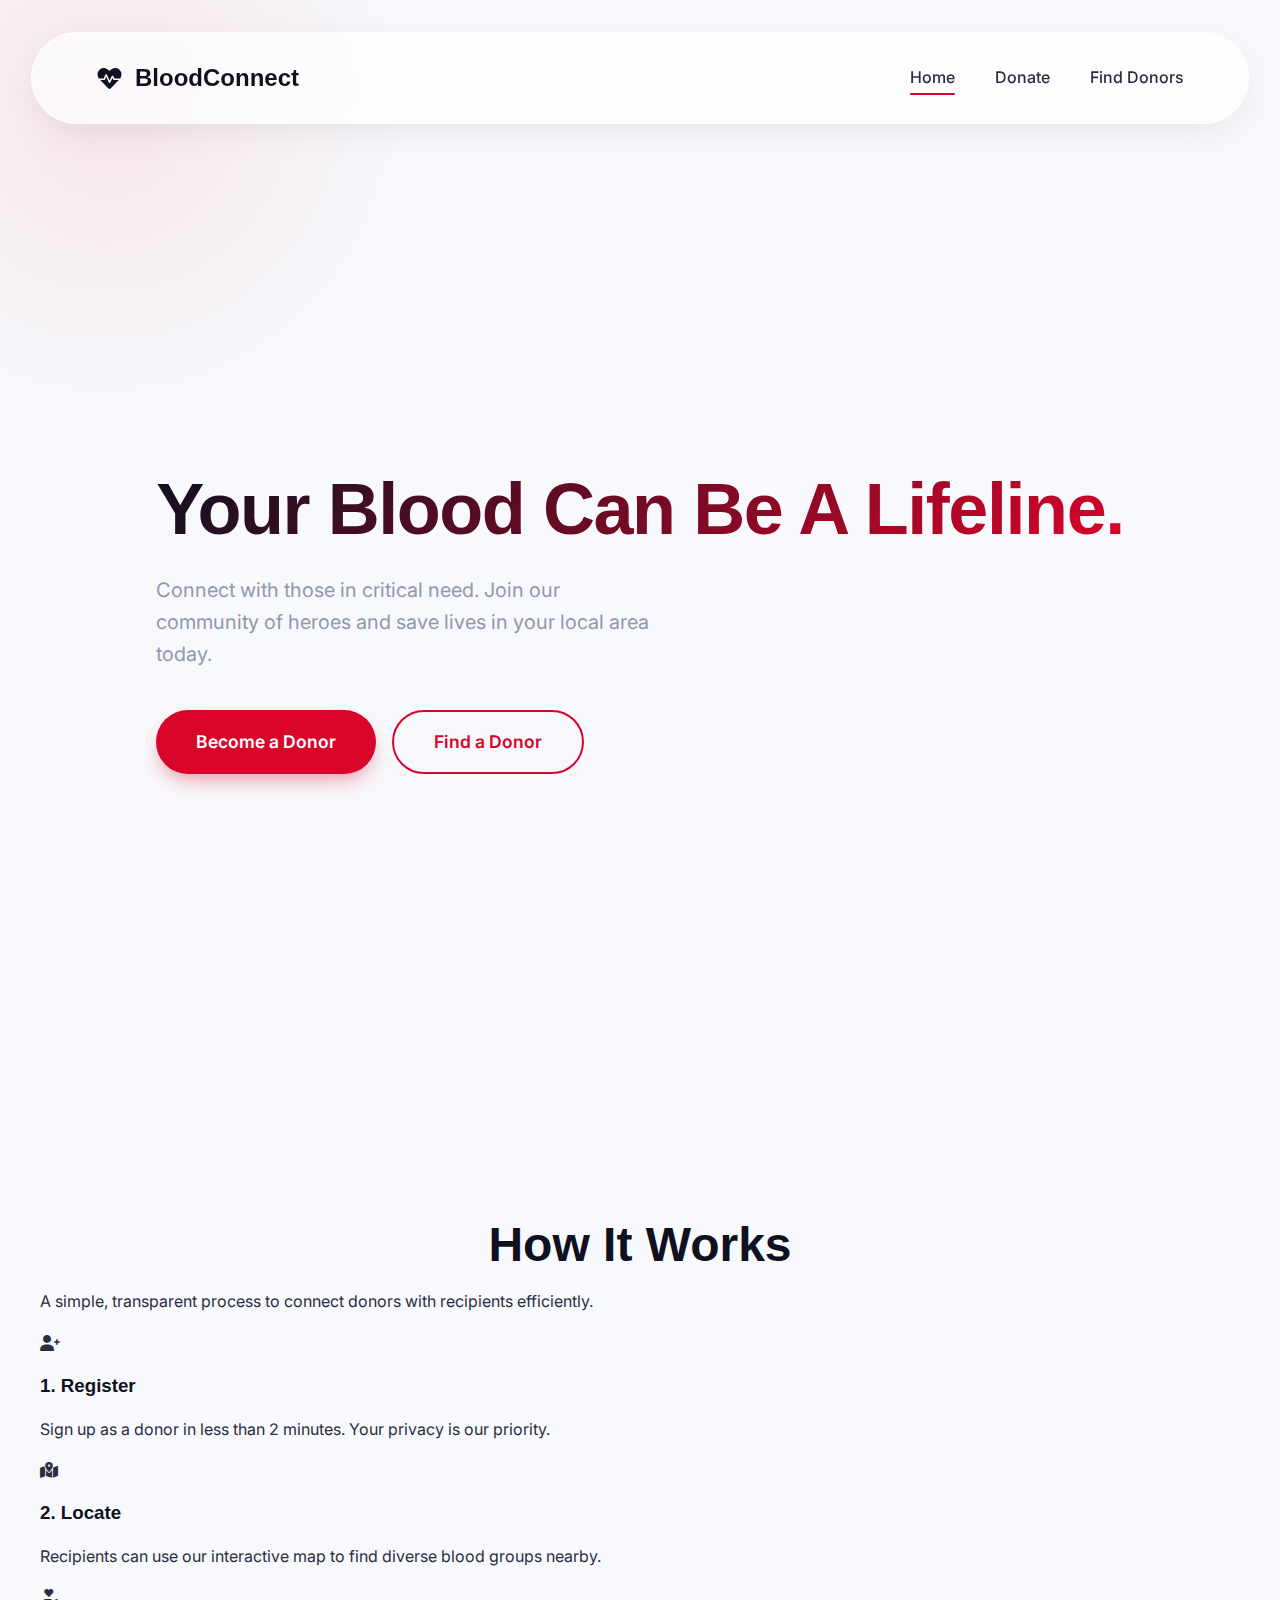
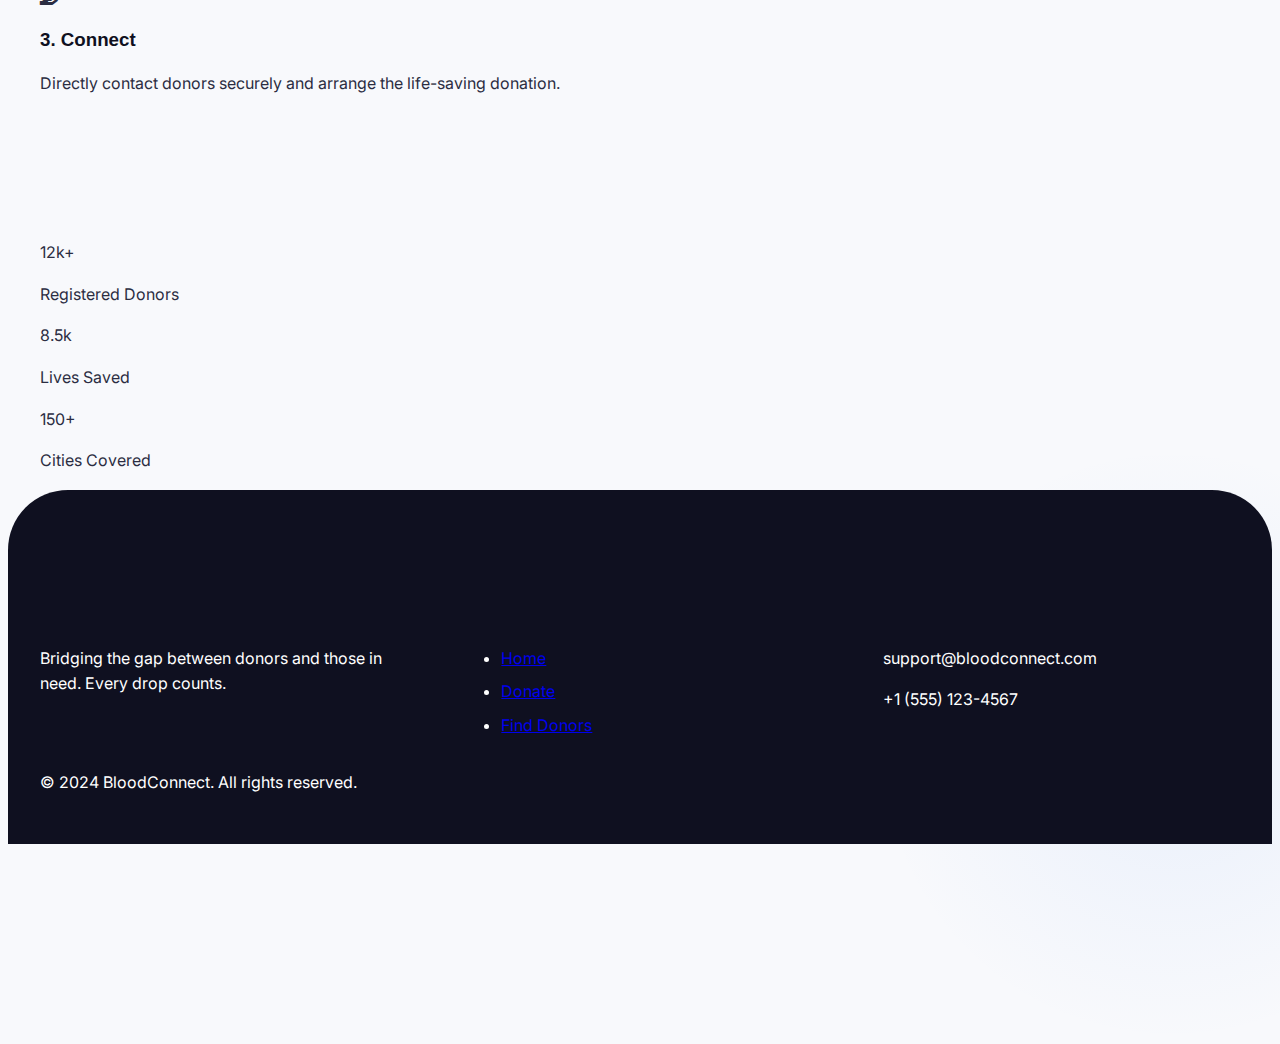
<file: index.html>
<!DOCTYPE html>
<html lang="en">
<head>
    <meta charset="UTF-8">
    <meta name="viewport" content="width=device-width, initial-scale=1.0">
    <title>BloodConnect - Save a Life Today</title>
    <link rel="stylesheet" href="style.css">
    <link href="https://fonts.googleapis.com/css2?family=Inter:wght@400;500;600;700;800&display=swap" rel="stylesheet">
    <link rel="stylesheet" href="https://cdnjs.cloudflare.com/ajax/libs/font-awesome/6.0.0/css/all.min.css">
</head>
<body>

    <!-- Navigation -->
    <nav class="navbar">
        <div class="container nav-container">
            <a href="index.html" class="logo">
                <i class="fa-solid fa-heart-pulse"></i> BloodConnect
            </a>
            <ul class="nav-links">
                <li><a href="index.html" class="nav-link active">Home</a></li>
                <li><a href="register.html" class="nav-link">Donate</a></li>
                <li><a href="locate.html" class="nav-link">Find Donors</a></li>
            </ul>
        </div>
    </nav>

    <!-- Hero Section -->
    <header class="hero">
        <div class="container">
            <div class="hero-content">
                <h1>Your Blood Can Be A Lifeline.</h1>
                <p>Connect with those in critical need. Join our community of heroes and save lives in your local area today.</p>
                <div style="display: flex; gap: 1rem;">
                    <a href="register.html" class="btn btn-primary">Become a Donor</a>
                    <a href="locate.html" class="btn btn-outline">Find a Donor</a>
                </div>
            </div>
        </div>
    </header>

    <!-- How It Works -->
    <section class="features">
        <div class="container">
            <h2 class="section-title">How It Works</h2>
            <p class="section-subtitle">A simple, transparent process to connect donors with recipients efficiently.</p>
            
            <div class="features-grid">
                <div class="feature-card">
                    <div class="feature-icon">
                        <i class="fa-solid fa-user-plus"></i>
                    </div>
                    <h3>1. Register</h3>
                    <p>Sign up as a donor in less than 2 minutes. Your privacy is our priority.</p>
                </div>
                <div class="feature-card">
                    <div class="feature-icon">
                        <i class="fa-solid fa-map-location-dot"></i>
                    </div>
                    <h3>2. Locate</h3>
                    <p>Recipients can use our interactive map to find diverse blood groups nearby.</p>
                </div>
                <div class="feature-card">
                    <div class="feature-icon">
                        <i class="fa-solid fa-hand-holding-heart"></i>
                    </div>
                    <h3>3. Connect</h3>
                    <p>Directly contact donors securely and arrange the life-saving donation.</p>
                </div>
            </div>
        </div>
    </section>

    <!-- Stats -->
    <section class="stats">
        <div class="container">
            <div class="stats-grid">
                <div>
                    <div class="stat-number">12k+</div>
                    <p>Registered Donors</p>
                </div>
                <div>
                    <div class="stat-number">8.5k</div>
                    <p>Lives Saved</p>
                </div>
                <div>
                    <div class="stat-number">150+</div>
                    <p>Cities Covered</p>
                </div>
            </div>
        </div>
    </section>

    <!-- Footer -->
    <footer class="footer">
        <div class="container">
            <div class="footer-content">
                <div class="footer-col">
                    <h3>BloodConnect</h3>
                    <p>Bridging the gap between donors and those in need. Every drop counts.</p>
                </div>
                <div class="footer-col">
                    <h3>Quick Links</h3>
                    <ul style="display: flex; flex-direction: column; gap: 0.5rem;">
                        <li><a href="index.html">Home</a></li>
                        <li><a href="register.html">Donate</a></li>
                        <li><a href="locate.html">Find Donors</a></li>
                    </ul>
                </div>
                <div class="footer-col">
                    <h3>Contact</h3>
                    <p>support@bloodconnect.com</p>
                    <p>+1 (555) 123-4567</p>
                </div>
            </div>
            <div class="footer-bottom">
                <p>&copy; 2024 BloodConnect. All rights reserved.</p>
            </div>
        </div>
    </footer>

    <script src="script.js"></script>
</body>
</html>
</file>
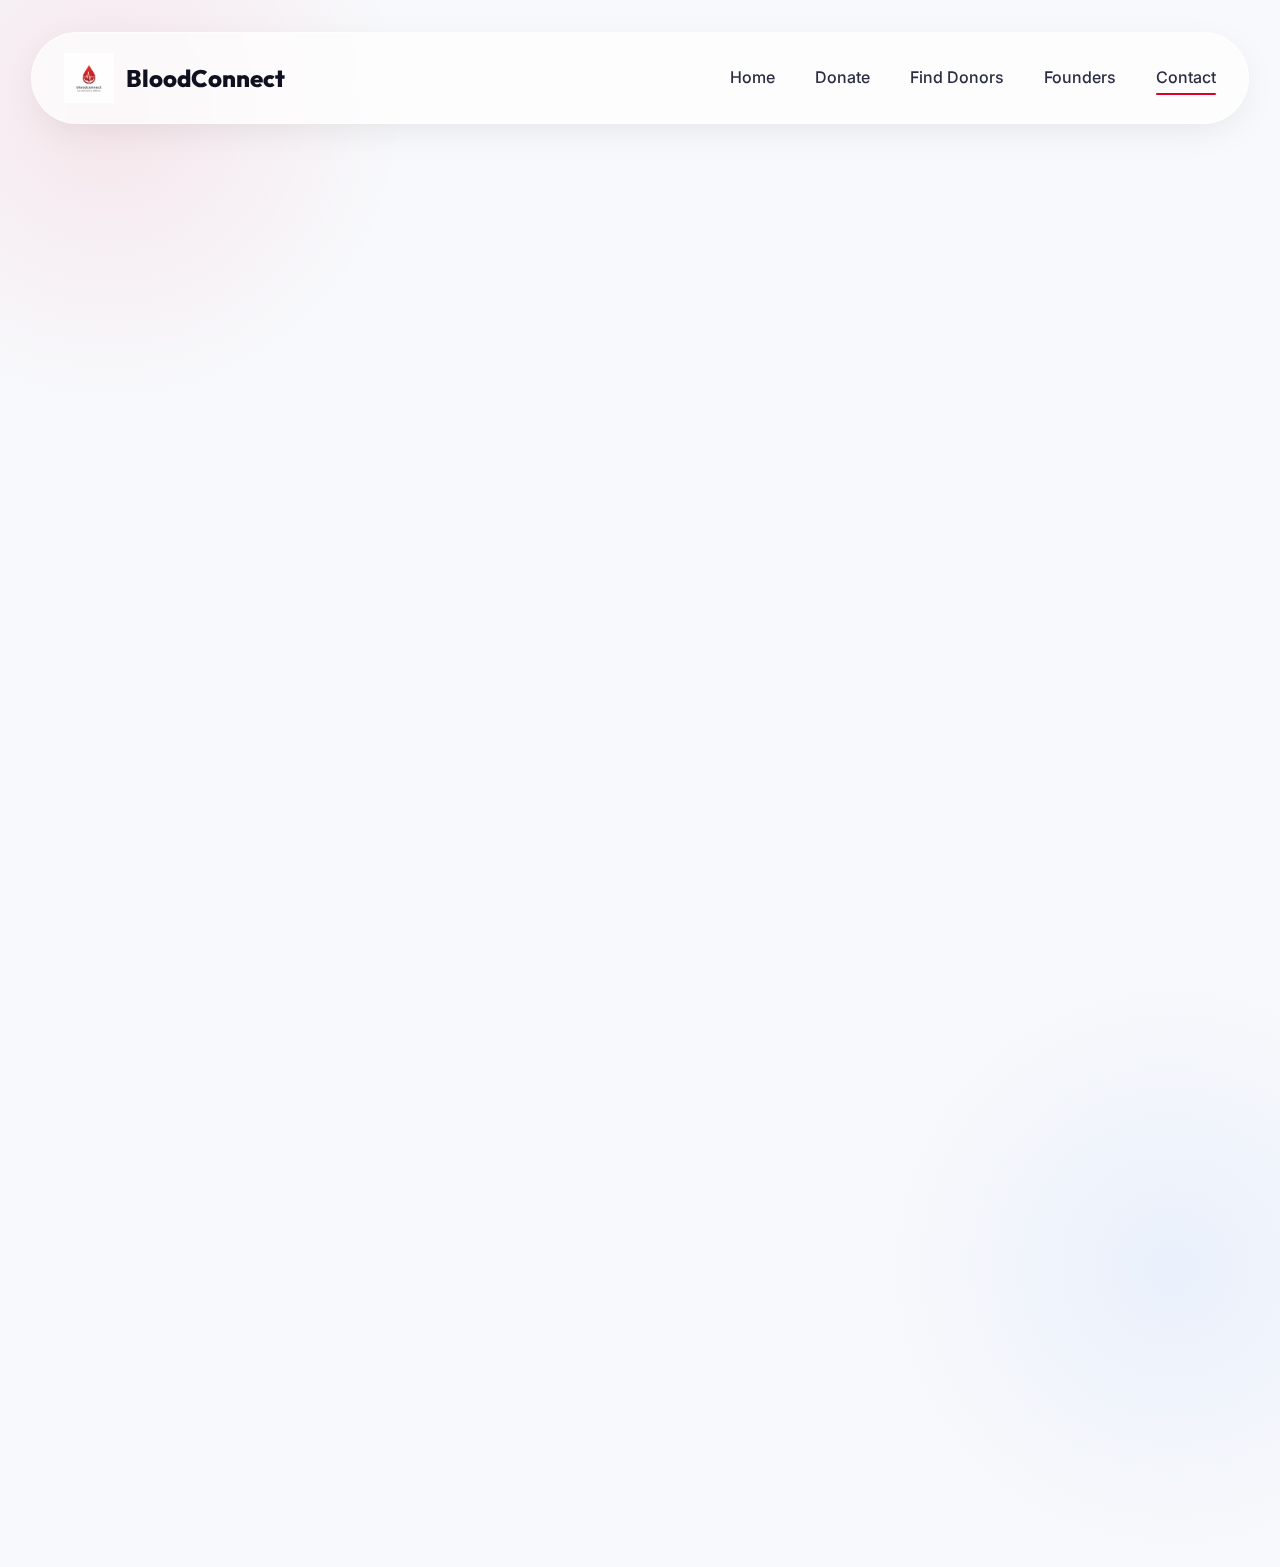
<file: contact.html>
<!DOCTYPE html>
<html lang="en">

<head>
    <meta charset="UTF-8">
    <meta name="viewport" content="width=device-width, initial-scale=1.0">
    <title>Contact Us - BloodConnect</title>
    <link rel="stylesheet" href="style.css">
    <link rel="preconnect" href="https://fonts.googleapis.com">
    <link rel="preconnect" href="https://fonts.gstatic.com" crossorigin>
    <link
        href="https://fonts.googleapis.com/css2?family=Inter:wght@400;500;600&family=Outfit:wght@500;700;800&display=swap"
        rel="stylesheet">
    <link rel="stylesheet" href="https://cdnjs.cloudflare.com/ajax/libs/font-awesome/6.0.0/css/all.min.css">
</head>

<body>

    <nav class="navbar" id="navbar">
        <div class="nav-container">
            <a href="index.html" class="logo">
                <img src="BloodConnectLogo.jpeg" alt="BloodConnect Logo"> BloodConnect
            </a>
            <ul class="nav-links">
                <li><a href="index.html" class="nav-link">Home</a></li>
                <li><a href="register.html" class="nav-link">Donate</a></li>
                <li><a href="locate.html" class="nav-link">Find Donors</a></li>
                <li><a href="founders.html" class="nav-link">Founders</a></li>
                <li><a href="contact.html" class="nav-link active">Contact</a></li>
            </ul>
        </div>
    </nav>

    <section class="hero" style="min-height: 80vh;">
        <div class="container">
            <div class="reveal">
                <h1 style="text-align: center; margin-bottom: 1rem;">Get in Touch</h1>
                <p class="section-subtitle">We'd love to hear from you. Connect with us on social media or send us an
                    email.</p>
            </div>

            <div class="bento-grid"
                style="grid-template-columns: repeat(auto-fit, minmax(300px, 1fr)); grid-template-rows: auto; max-width: 800px; margin: 4rem auto 0;">

                <a href="https://instagram.com/bloodconnectinc" target="_blank" class="bento-item reveal-left"
                    style="text-decoration: none; cursor: pointer;">
                    <div class="bento-icon"
                        style="background: linear-gradient(45deg, #f09433 0%, #e6683c 25%, #dc2743 50%, #cc2366 75%, #bc1888 100%);">
                        <i class="fa-brands fa-instagram"></i>
                    </div>
                    <h3>Instagram</h3>
                    <p style="color: var(--primary); font-weight: 600;">@bloodconnectinc</p>
                    <p>Follow us for updates and stories.</p>
                </a>

                <a href="mailto:bloodconnectinc@gmail.com" class="bento-item reveal-right"
                    style="text-decoration: none; cursor: pointer;">
                    <div class="bento-icon" style="background: linear-gradient(135deg, var(--dark) 0%, #333 100%);">
                        <i class="fa-solid fa-envelope"></i>
                    </div>
                    <h3>Email Us</h3>
                    <p style="color: var(--primary); font-weight: 600;">bloodconnectinc@gmail.com</p>
                    <p>For inquiries, partnerships, and support.</p>
                </a>

            </div>
        </div>
    </section>

    <footer class="footer reveal">
        <div class="container">
            <div class="footer-content">
                <div>
                    <h3 style="color: white; margin-bottom: 1rem;">BloodConnect</h3>
                    <p style="color: var(--gray-light);">Bridging the gap between donors and those in need. Every drop
                        counts.</p>
                </div>
                <div>
                    <h4 style="color: white; margin-bottom: 1rem;">Quick Links</h4>
                    <ul style="display: flex; flex-direction: column; gap: 0.5rem;">
                        <li><a href="index.html" style="color: var(--gray-light);">Home</a></li>
                        <li><a href="register.html" style="color: var(--gray-light);">Donate</a></li>
                        <li><a href="locate.html" style="color: var(--gray-light);">Find Donors</a></li>
                        <li><a href="founders.html" style="color: var(--gray-light);">Founders</a></li>
                        <li><a href="contact.html" style="color: var(--gray-light);">Contact</a></li>
                    </ul>
                </div>
            </div>
            <div
                style="border-top: 1px solid rgba(255,255,255,0.1); margin-top: 3rem; padding-top: 2rem; text-align: center; color: var(--gray-light);">
                <p>&copy; 2026 BloodConnect.</p>
            </div>
        </div>
    </footer>

    <script src="script.js"></script>
</body>

</html>
</file>
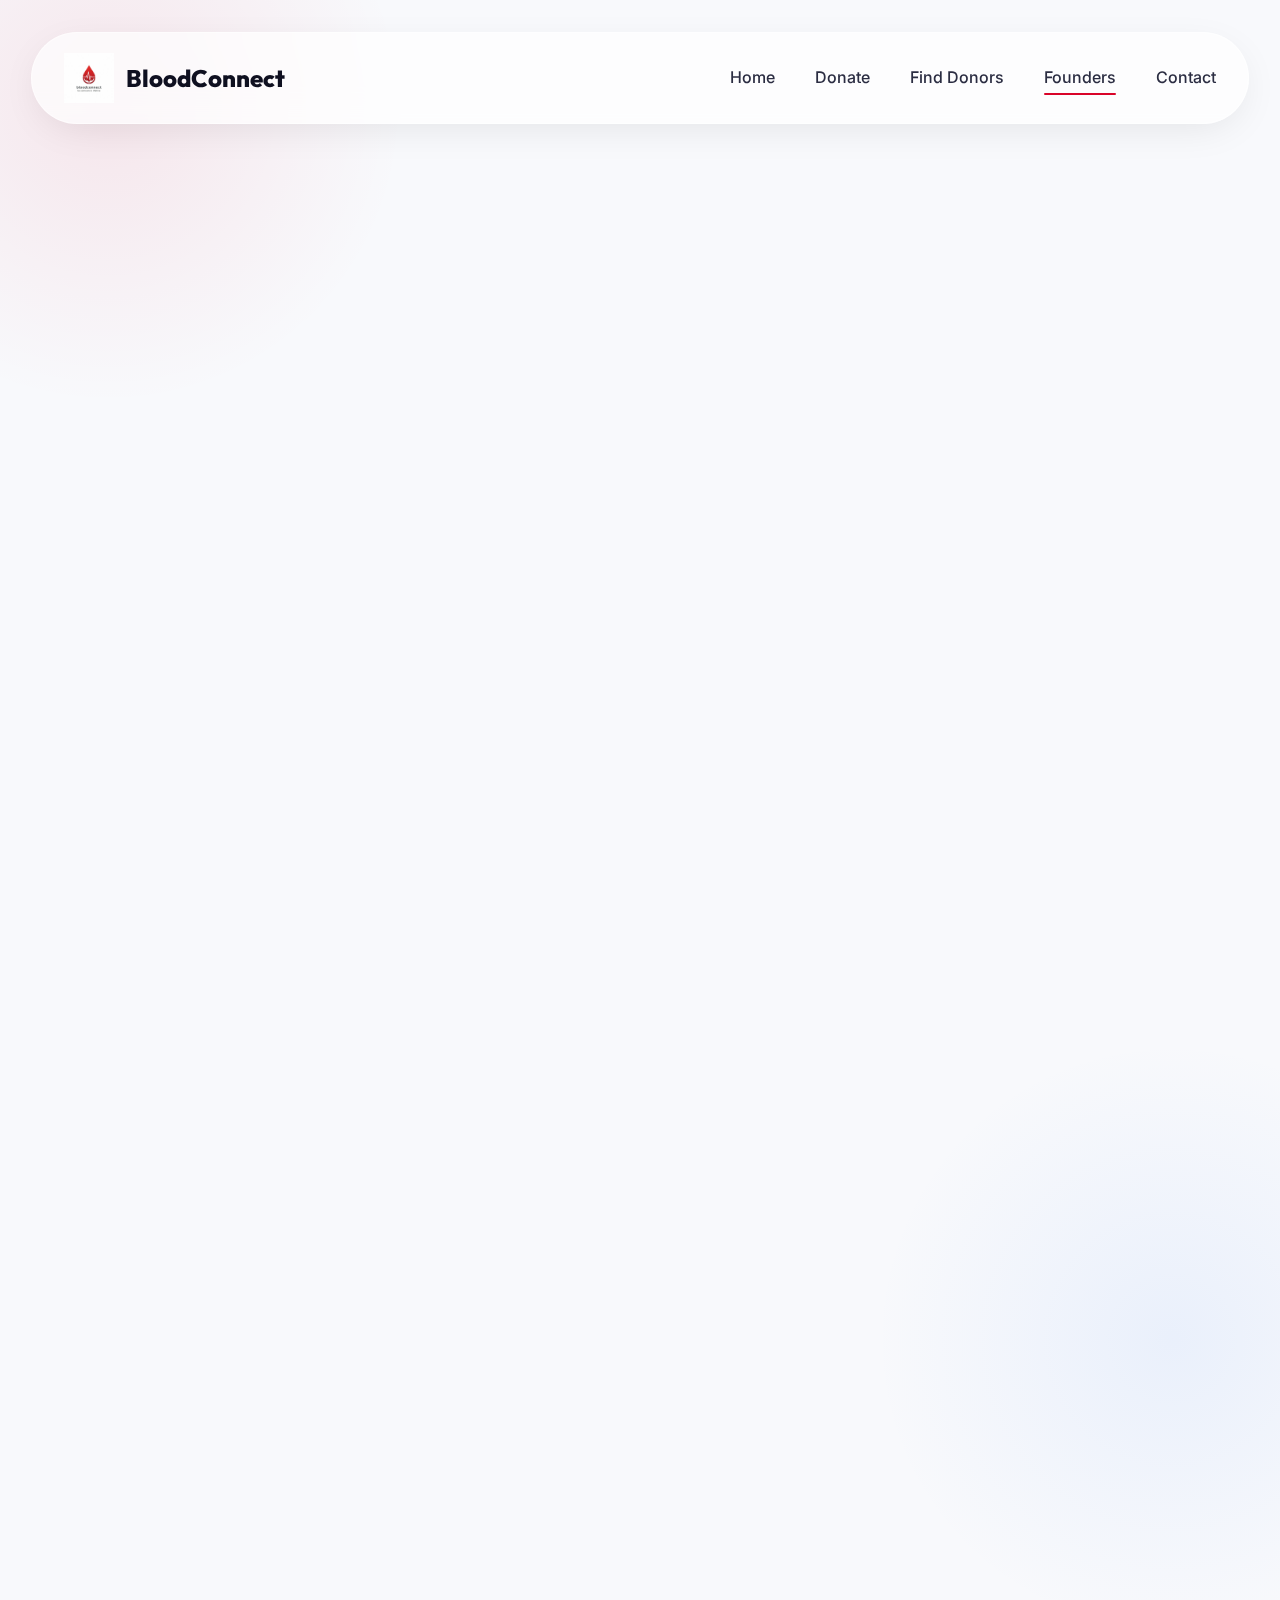
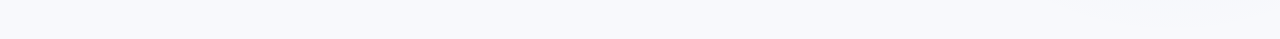
<file: founders.html>
<!DOCTYPE html>
<html lang="en">

<head>
    <meta charset="UTF-8">
    <meta name="viewport" content="width=device-width, initial-scale=1.0">
    <title>Meet the Founders - BloodConnect</title>
    <link rel="stylesheet" href="style.css">
    <link rel="preconnect" href="https://fonts.googleapis.com">
    <link rel="preconnect" href="https://fonts.gstatic.com" crossorigin>
    <link
        href="https://fonts.googleapis.com/css2?family=Inter:wght@400;500;600&family=Outfit:wght@500;700;800&display=swap"
        rel="stylesheet">
    <link rel="stylesheet" href="https://cdnjs.cloudflare.com/ajax/libs/font-awesome/6.0.0/css/all.min.css">
</head>

<body>

    <nav class="navbar" id="navbar">
        <div class="nav-container">
            <a href="index.html" class="logo">
                <img src="BloodConnectLogo.jpeg" alt="BloodConnect Logo"> BloodConnect
            </a>
            <ul class="nav-links">
                <li><a href="index.html" class="nav-link">Home</a></li>
                <li><a href="register.html" class="nav-link">Donate</a></li>
                <li><a href="locate.html" class="nav-link">Find Donors</a></li>
                <li><a href="founders.html" class="nav-link active">Founders</a></li>
                <li><a href="contact.html" class="nav-link">Contact</a></li>
            </ul>
        </div>
    </nav>

    <section class="hero" style="min-height: auto; padding-bottom: 4rem;">
        <div class="container">
            <div class="reveal">
                <h1 style="text-align: center; margin-bottom: 1rem;">Meet the Founders</h1>
                <p class="section-subtitle"> The minds behind the mission. Dedicated to saving lives through technology.
                </p>
            </div>

            <div class="bento-grid"
                style="display: flex; flex-wrap: wrap; justify-content: center; gap: 3rem; margin-top: 3rem;">

                <!-- Founder 1 -->
                <div class="bento-item reveal-left"
                    style="align-items: center; text-align: center; padding: 4rem 2rem;">
                    <div
                        style="width: 220px; height: 220px; border-radius: 50%; background: #ddd; margin-bottom: 2rem; overflow: hidden; border: 6px solid white; box-shadow: var(--shadow-soft);">
                        <img src="founder_hari.jpg" alt="Hari Chaudhari"
                            style="width: 100%; height: 100%; object-fit: cover;">
                    </div>
                    <h3 style="font-size: 1.75rem; margin-bottom: 0.5rem;">Hari Chaudhari</h3>
                    <p style="color: var(--primary); font-weight: 600; margin-bottom: 1rem;">Co-Founder</p>
                    <p style="font-size: 1rem; line-height: 1.6; color: var(--gray-light);">2nd year BTech student in
                        AIML branch at PCCOE</p>
                </div>

                <!-- Founder 2 -->
                <div class="bento-item reveal-right"
                    style="align-items: center; text-align: center; padding: 4rem 2rem;">
                    <div
                        style="width: 220px; height: 220px; border-radius: 50%; background: #ddd; margin-bottom: 2rem; overflow: hidden; border: 6px solid white; box-shadow: var(--shadow-soft);">
                        <img src="founder_aditya.jpg" alt="Aditya Korti"
                            style="width: 100%; height: 100%; object-fit: cover;">
                    </div>
                    <h3 style="font-size: 1.75rem; margin-bottom: 0.5rem;">Aditya Korti</h3>
                    <p style="color: var(--primary); font-weight: 600; margin-bottom: 1rem;">Co-Founder</p>
                    <p style="font-size: 1rem; line-height: 1.6; color: var(--gray-light);">2nd year BTech IT student at
                        PES Modern College of Engineering</p>
                </div>

            </div>
        </div>
    </section>

    <footer class="footer reveal">
        <div class="container">
            <div class="footer-content">
                <div>
                    <h3 style="color: white; margin-bottom: 1rem;">BloodConnect</h3>
                    <p style="color: var(--gray-light);">Bridging the gap between donors and those in need. Every drop
                        counts.</p>
                </div>
                <div>
                    <h4 style="color: white; margin-bottom: 1rem;">Quick Links</h4>
                    <ul style="display: flex; flex-direction: column; gap: 0.5rem;">
                        <li><a href="index.html" style="color: var(--gray-light);">Home</a></li>
                        <li><a href="register.html" style="color: var(--gray-light);">Donate</a></li>
                        <li><a href="locate.html" style="color: var(--gray-light);">Find Donors</a></li>
                        <li><a href="founders.html" style="color: var(--gray-light);">Founders</a></li>
                        <li><a href="contact.html" style="color: var(--gray-light);">Contact</a></li>
                    </ul>
                </div>
            </div>
            <div
                style="border-top: 1px solid rgba(255,255,255,0.1); margin-top: 3rem; padding-top: 2rem; text-align: center; color: var(--gray-light);">
                <p>&copy; 2026 BloodConnect.</p>
            </div>
        </div>
    </footer>

    <script src="script.js"></script>
</body>

</html>
</file>
<file: style.css>
:root {
    --primary: #D90429;
    --primary-dark: #A1001E;
    --secondary: #EF233C;
    --dark: #0F1020;
    --gray-dark: #2B2D42;
    --gray-light: #8D99AE;
    --white: #ffffff;
    --light-bg: #F8F9FC;
    --glass: rgba(255, 255, 255, 0.7);
    --glass-border: rgba(255, 255, 255, 0.5);
    --shadow-soft: 0 10px 40px -10px rgba(0, 0, 0, 0.08);
    --shadow-hover: 0 20px 60px -15px rgba(217, 4, 41, 0.2);
    --font-heading: 'Outfit', sans-serif;
    /* More modern heading font */
    --font-body: 'Inter', sans-serif;
}

/* Reset & Base */
html {
    scroll-behavior: smooth;
}

body {
    font-family: var(--font-body);
    color: var(--gray-dark);
    background-color: var(--light-bg);
    line-height: 1.6;
    overflow-x: hidden;
    position: relative;
}

h1,
h2,
h3,
h4,
h5,
h6 {
    font-family: var(--font-heading);
    color: var(--dark);
    line-height: 1.2;
}

/* Background Blobs */
body::before,
body::after {
    content: '';
    position: absolute;
    width: 600px;
    height: 600px;
    border-radius: 50%;
    background: radial-gradient(circle, rgba(217, 4, 41, 0.08) 0%, rgba(255, 255, 255, 0) 70%);
    z-index: -1;
    animation: floatBlob 20s infinite alternate;
}

body::before {
    top: -200px;
    left: -200px;
}

body::after {
    bottom: -200px;
    right: -200px;
    background: radial-gradient(circle, rgba(66, 133, 244, 0.08) 0%, rgba(255, 255, 255, 0) 70%);
    animation-delay: -10s;
}

@keyframes floatBlob {
    0% {
        transform: translate(0, 0) scale(1);
    }

    100% {
        transform: translate(50px, 50px) scale(1.1);
    }
}

/* Utilities */
.container {
    max-width: 1280px;
    margin: 0 auto;
    padding: 0 2rem;
}

/* Buttons */
.btn {
    display: inline-flex;
    align-items: center;
    gap: 0.5rem;
    padding: 1rem 2.5rem;
    border-radius: 100px;
    font-weight: 600;
    transition: all 0.4s cubic-bezier(0.175, 0.885, 0.32, 1.275);
    text-decoration: none;
    font-size: 1.1rem;
    position: relative;
    overflow: hidden;
    z-index: 1;
}

.btn-primary {
    background: var(--primary);
    color: white;
    box-shadow: 0 10px 20px -5px rgba(217, 4, 41, 0.4);
    border: none;
}

.btn-primary::before {
    content: '';
    position: absolute;
    top: 0;
    left: 0;
    right: 0;
    bottom: 0;
    background: linear-gradient(45deg, var(--primary), var(--secondary));
    z-index: -1;
    opacity: 0;
    transition: opacity 0.3s;
}

.btn-primary:hover {
    transform: translateY(-5px);
    box-shadow: 0 20px 30px -10px rgba(217, 4, 41, 0.5);
}

.btn-primary:hover::before {
    opacity: 1;
}

.btn-outline {
    background: transparent;
    border: 2px solid var(--primary);
    color: var(--primary);
}

.btn-outline:hover {
    background: var(--primary);
    color: white;
    transform: translateY(-5px);
    box-shadow: 0 10px 20px -10px rgba(217, 4, 41, 0.3);
}

/* Navbar */
.navbar {
    position: fixed;
    top: 2rem;
    left: 50%;
    transform: translateX(-50%);
    width: 90%;
    max-width: 1200px;
    background: var(--glass);
    backdrop-filter: blur(16px);
    -webkit-backdrop-filter: blur(16px);
    border: 1px solid var(--glass-border);
    border-radius: 100px;
    padding: 1rem 2rem;
    z-index: 1000;
    box-shadow: 0 10px 40px -10px rgba(0, 0, 0, 0.1);
    transition: all 0.3s ease;
}

.navbar.scrolled {
    top: 1rem;
    padding: 0.75rem 2rem;
    background: rgba(255, 255, 255, 0.85);
}

.nav-container {
    display: flex;
    justify-content: space-between;
    align-items: center;
}

.logo {
    display: flex;
    align-items: center;
    gap: 0.75rem;
    text-decoration: none;
    font-weight: 800;
    font-size: 1.5rem;
    color: var(--dark);
    font-family: var(--font-heading);
}

.logo img {
    height: 50px;
    width: auto;
    object-fit: contain;
}

.nav-links {
    display: flex;
    gap: 2.5rem;
    list-style: none;
}

.nav-link {
    text-decoration: none;
    color: var(--gray-dark);
    font-weight: 500;
    position: relative;
    padding: 0.5rem 0;
}

.nav-link::after {
    content: '';
    position: absolute;
    bottom: 0;
    left: 0;
    width: 0;
    height: 2px;
    background: var(--primary);
    transition: width 0.3s ease;
    border-radius: 2px;
}

.nav-link:hover::after,
.nav-link.active::after {
    width: 100%;
}

.nav-link:hover {
    color: var(--primary);
}

/* Hero Section */
.hero {
    min-height: 100vh;
    padding-top: 140px;
    /* Space for navbar */
    display: flex;
    align-items: center;
    position: relative;
    overflow: hidden;
}

.hero-grid {
    display: grid;
    grid-template-columns: 1.2fr 1fr;
    gap: 4rem;
    align-items: center;
}

.hero-content h1 {
    font-size: 4.5rem;
    font-weight: 800;
    margin-bottom: 1.5rem;
    background: linear-gradient(135deg, var(--dark) 0%, var(--primary) 100%);
    -webkit-background-clip: text;
    -webkit-text-fill-color: transparent;
    line-height: 1.1;
    letter-spacing: -0.02em;
}

.hero-content p {
    font-size: 1.25rem;
    color: var(--gray-light);
    margin-bottom: 2.5rem;
    max-width: 500px;
}

.hero-image {
    position: relative;
    z-index: 0;
}

.hero-image img {
    width: 100%;
    height: auto;
    border-radius: 40px;
    box-shadow: var(--shadow-hover);
    transform: perspective(1000px) rotateY(-5deg) rotateX(5deg);
    transition: transform 0.5s ease;
    animation: floatImage 6s ease-in-out infinite;
}

.hero-image:hover img {
    transform: perspective(1000px) rotateY(0) rotateX(0);
}

@keyframes floatImage {

    0%,
    100% {
        transform: perspective(1000px) rotateY(-5deg) translateY(0);
    }

    50% {
        transform: perspective(1000px) rotateY(-5deg) translateY(-20px);
    }
}

/* Stats Floating Cards in Hero */
.hero-stat {
    position: absolute;
    background: rgba(255, 255, 255, 0.9);
    padding: 1rem 1.5rem;
    border-radius: 20px;
    box-shadow: var(--shadow-soft);
    backdrop-filter: blur(10px);
    display: flex;
    align-items: center;
    gap: 1rem;
    animation: floatBlob 8s infinite alternate;
}

.hero-stat.stat-1 {
    top: 10%;
    right: -20px;
    animation-delay: 1s;
}

.hero-stat.stat-2 {
    bottom: 10%;
    left: -40px;
    animation-delay: 3s;
}

.stat-icon {
    width: 40px;
    height: 40px;
    border-radius: 12px;
    background: rgba(217, 4, 41, 0.1);
    color: var(--primary);
    display: flex;
    align-items: center;
    justify-content: center;
    font-size: 1.2rem;
}

/* Features - Bento Grid */
.features {
    padding: 8rem 0;
}

.features h2 {
    text-align: center;
    font-size: 3rem;
    margin-bottom: 1rem;
}

.bento-grid {
    display: grid;
    grid-template-columns: repeat(3, 1fr);
    grid-template-rows: repeat(2, 300px);
    gap: 2rem;
    margin-top: 4rem;
}

.bento-item {
    background: var(--white);
    border-radius: 30px;
    padding: 2.5rem;
    border: 1px solid rgba(0, 0, 0, 0.03);
    box-shadow: var(--shadow-soft);
    transition: all 0.4s ease;
    position: relative;
    overflow: hidden;
    display: flex;
    flex-direction: column;
    justify-content: flex-end;
}

.bento-item:hover {
    transform: translateY(-8px);
    box-shadow: var(--shadow-hover);
}

.bento-item.large {
    grid-column: span 2;
}

.bento-item.tall {
    grid-row: span 2;
}

.bento-icon {
    position: absolute;
    top: 2rem;
    left: 2rem;
    width: 60px;
    height: 60px;
    border-radius: 20px;
    background: linear-gradient(135deg, var(--primary) 0%, var(--secondary) 100%);
    color: white;
    display: flex;
    align-items: center;
    justify-content: center;
    font-size: 1.5rem;
}

.bento-item h3 {
    font-size: 1.75rem;
    margin-bottom: 1rem;
    z-index: 1;
}

.bento-item p {
    color: var(--gray-light);
    z-index: 1;
}

/* Scroll Animations */
.reveal {
    opacity: 0;
    transform: translateY(30px);
    transition: all 0.8s cubic-bezier(0.5, 0, 0, 1);
}

.reveal.active {
    opacity: 1;
    transform: translateY(0);
}

.reveal-left {
    opacity: 0;
    transform: translateX(-50px);
    transition: all 1s cubic-bezier(0.5, 0, 0, 1);
}

.reveal-right {
    opacity: 0;
    transform: translateX(50px);
    transition: all 1s cubic-bezier(0.5, 0, 0, 1);
}

.reveal-left.active,
.reveal-right.active {
    opacity: 1;
    transform: translateX(0);
}

/* Footer & Other Components (Simplified for now) */
.footer {
    background: var(--dark);
    color: white;
    padding: 6rem 0 2rem;
    border-radius: 60px 60px 0 0;
}

.footer-content {
    display: grid;
    grid-template-columns: repeat(auto-fit, minmax(200px, 1fr));
    gap: 4rem;
}

.form-container,
.locator-container {
    padding-top: 140px;
}

/* Responsive */
@media (max-width: 1024px) {
    .hero-grid {
        grid-template-columns: 1fr;
        text-align: center;
    }

    .hero-content h1 {
        font-size: 3.5rem;
    }

    .hero-content p {
        margin: 0 auto 2rem;
    }

    .bento-grid {
        grid-template-columns: 1fr;
        grid-template-rows: auto;
    }

    .bento-item.large,
    .bento-item.tall {
        grid-column: span 1;
        grid-row: span 1;
        min-height: 250px;
    }
}
</file>
